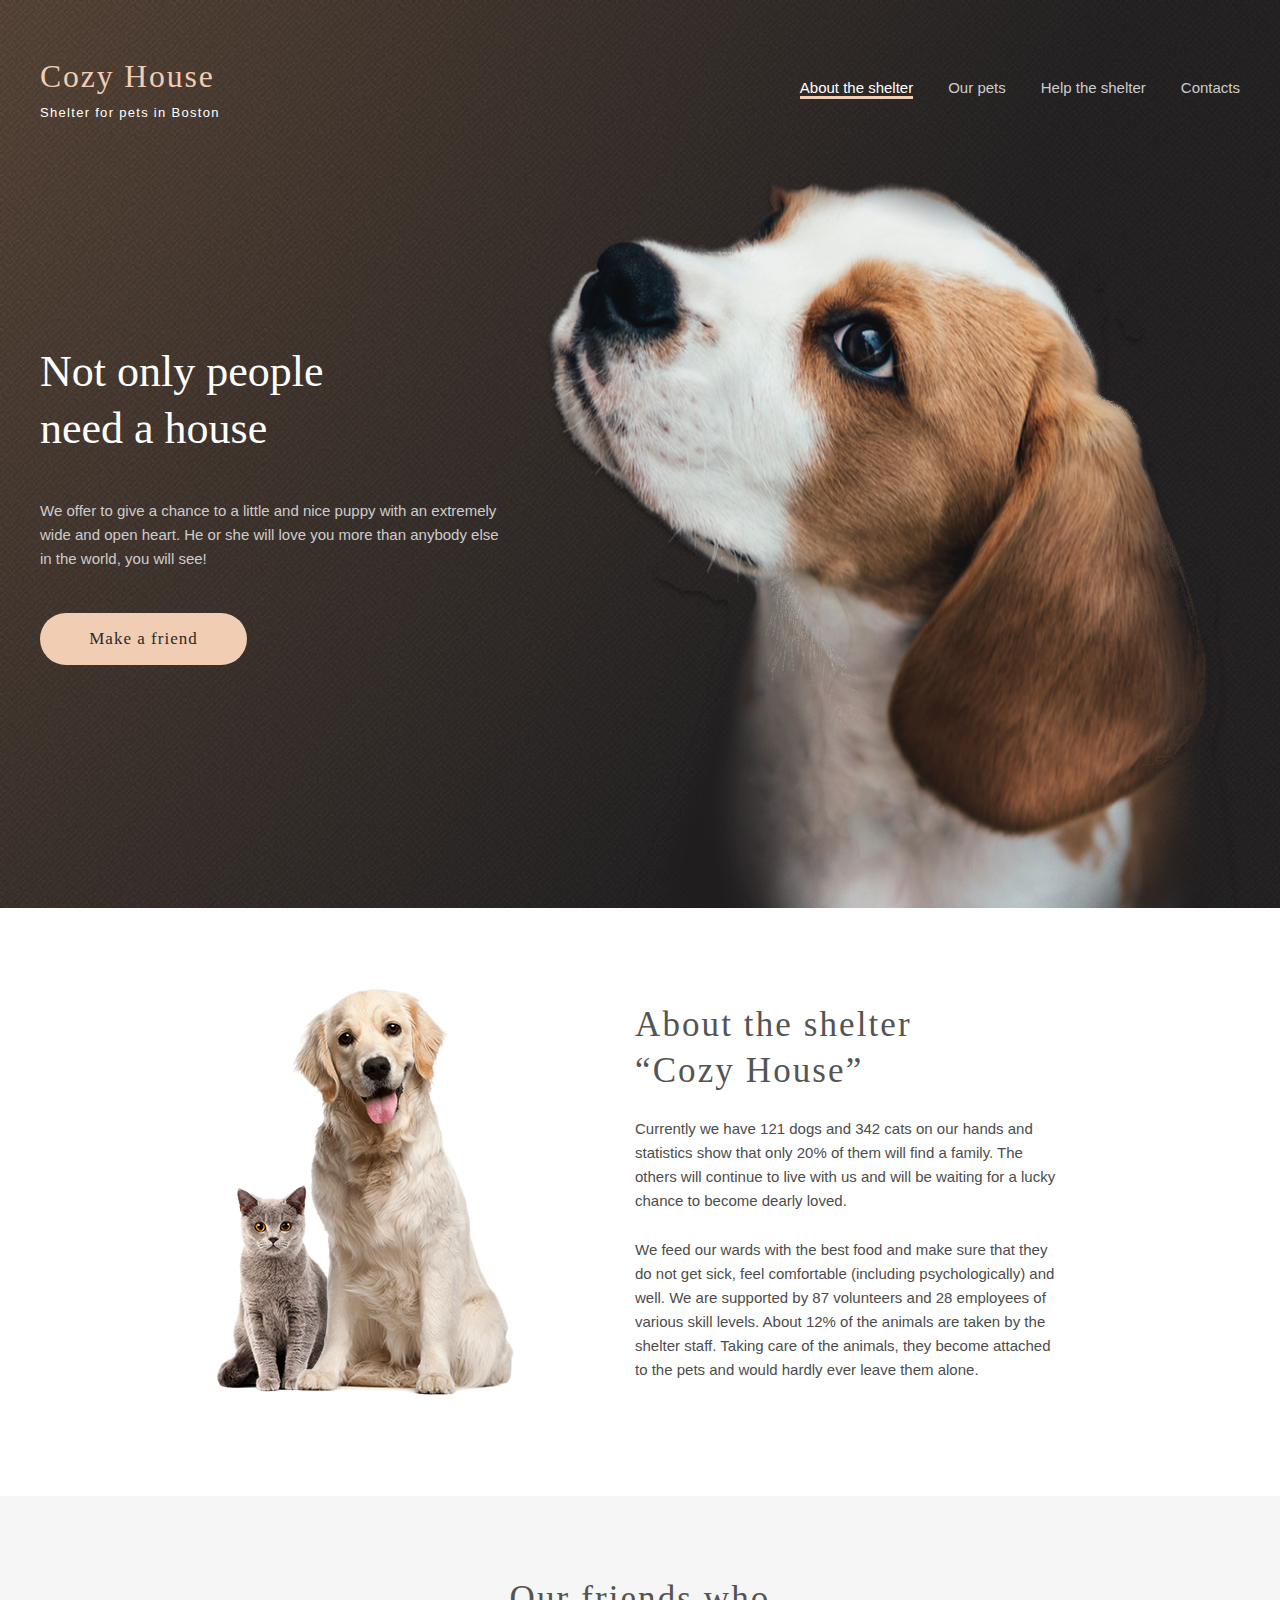
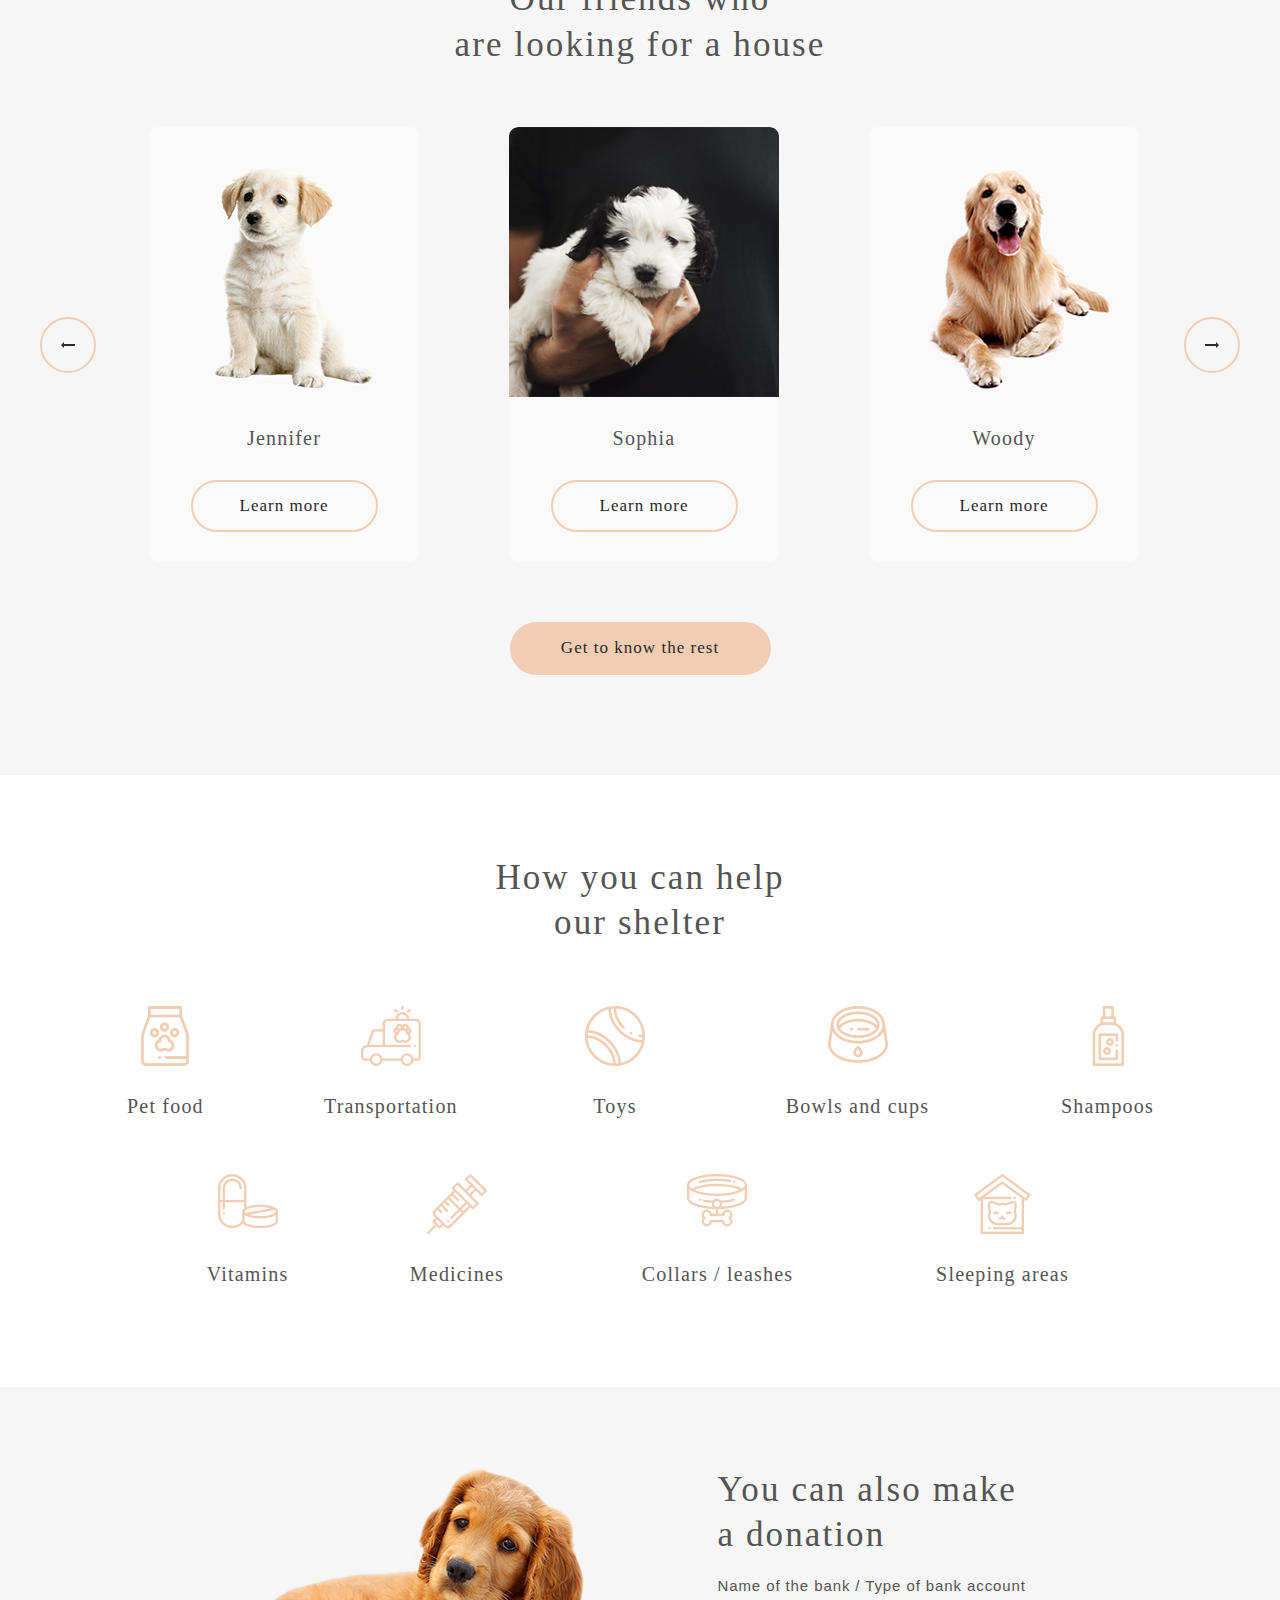
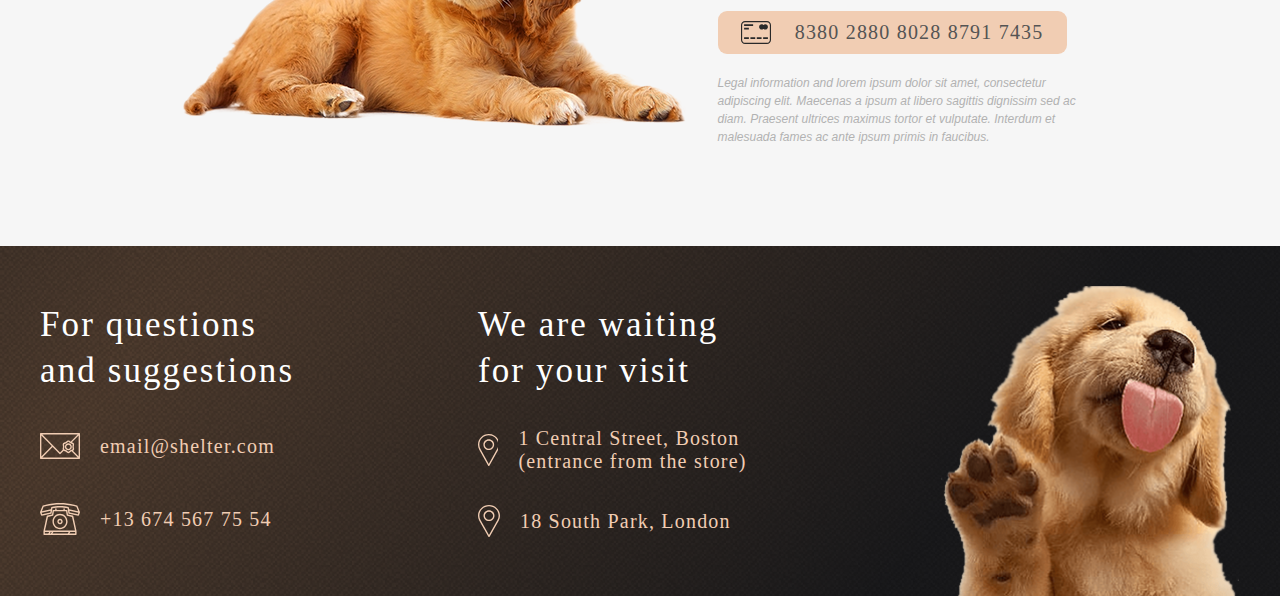
<file: shelter/pages/main/index.html>
<!DOCTYPE html>
<html lang="en">
<head>
  <meta charset="UTF-8">
  <meta http-equiv="X-UA-Compatible" content="IE=edge">
  <meta name="viewport" content="width=device-width, initial-scale=1.0">
  <link rel="stylesheet" href="../../assets/css/normolize.css">
  <link href="https://fonts.googleapis.com/css2?family=Arimo&family=Tinos&display=swap" rel="stylesheet">
  <link rel="stylesheet" href="./style.css">
  <script async src="./script.js"></script>
  <title>Cozy House</title>
</head>
<body>
  <div class="blackout"></div>
  <!--------------- Start Header ----------------->
  <header class="header">
    <div class="wrapper">
      <div class="header_wrapper">
        <div class="header_logo" id="header_logo">
          <a href="../main/index.html">
            <h1 class="header_logo_title">Cozy House</h1>
          </a>
          <p class="header_lodo_descr">Shelter for pets in Boston</p>
        </div>
        <nav class="header_navigation" id="header_navigation">
          <ul class="burger_menu" id="burger_menu">
            <li></li>
            <li></li>
            <li></li>
          </ul>
          <ul id="nav_list" class="nav_list">
            <li class="nav_list_item">
              <a href="../main/index.html" class="item_link active">About the shelter</a>
            </li>
            <li class="nav_list_item">
              <a href="../pets/index.html" class="item_link">Our pets</a>
            </li>
            <li class="nav_list_item">
              <a href="#help" class="item_link">Help the shelter</a>
            </li>
            <li class="nav_list_item">
              <a href="#contacts" class="item_link">Contacts</a>
            </li>
          </ul>
        </nav>
      </div>
    </div>
  </header>
  <!--------------- End Header ----------------->

  <main class="main">
    <!--------------- Start screen section ----------------->
    <section class="screen_section">
      <div class="wrapper">
        <div class="screen_content">
          <div class="text_content">
            <h2 class="screen_heading">Not only people need a house</h2>
            <p class="screen_subheading">
              We offer to give a chance to a little and nice puppy with an extremely wide and open heart. He or she will love you more than anybody else in the world, you will see!
            </p>
            <a href="#pets"><button class="screen_button" type="button" id="screen_button">Make a friend</button></a>
          </div>
          <div class="image_content"></div>
        </div>
      </div>
    </section>
    <!--------------- End screen section ----------------->

    <!--------------- Start about section ----------------->
    <section class="about">
      <div class="wrapper">
        <div class="about_container">
          <div class="about_pets_img"></div>
          <div class="about_pets_text">
            <h2 class="text_title">About the shelter “Cozy House”</h2>
            <p>
              Currently we have 121 dogs and 342 cats on our hands and statistics show that only 20% of them will find a family. The others will continue to live with us and will be waiting for a lucky chance to become dearly loved.
            </p>
            <p>
              We feed our wards with the best food and make sure that they do not get sick, feel comfortable (including psychologically) and well. We are supported by 87 volunteers and 28 employees of various skill levels. About 12% of the animals are taken by the shelter staff. Taking care of the animals, they become attached to the pets and would hardly ever leave them alone.
            </p>
          </div>
        </div>
      </div>
    </section>
    <!--------------- End about section ----------------->

    <!--------------- Start our friends section ----------------->
    <section class="pets" id="pets">
      <div class="wrapper">
        <div class="pets_container">
          <h3 class="block_title">
            Our friends who <br/> are looking for a house
          </h3>
          <div class="slider" id="slider">
            <button type="button" class="left_arrow" id="prew_arrow">
              <div></div>
            </button>
            <div class="card_wrapper" id="card_wrapper">
              <div class="wrapper_track" id="wrapper_track"></div>
            </div>
            <button type="button" class="right_arrow" id="next_arrow">
              <div></div>
            </button>
          </div>
          <button class="pets_container_button">
            <a href="../pets/index.html"><span>Get to know the rest</span></a>
          </button>
        </div>
      </div>
    </section>
    <!--------------- End our friends section ----------------->

    <!--------------- Start Help section ----------------->
    <section class="help" id="help">
      <div class="wrapper">
        <div class="help_container">
          <h3 class="block_title">
            How you can help our shelter
          </h3>
          <div class="product_list">
            <div class="product">
              <div class="product_img"><img src="../../assets/images/Vector.png" alt="food"></div>
              <h4 class="product_title">Pet food</h4>
            </div>
            <div class="product">
              <div class="product_img"><img src="../../assets/images/transportation.png" alt="transportation"></div>
              <h4 class="product_title">Transportation</h4>
            </div>
            <div class="product">
              <div class="product_img"><img src="../../assets/images/toys.png" alt="toys"></div>
              <h4 class="product_title">Toys</h4>
            </div>
            <div class="product">
              <div class="product_img"><img src="../../assets/images/bowls-and-cups.png" alt="bowls"></div>
              <h4 class="product_title">Bowls and cups</h4>
            </div>
            <div class="product">
              <div class="product_img"><img src="../../assets/images/shampoos.png" alt="shampoos"></div>
              <h4 class="product_title">Shampoos</h4>
            </div>
            <div class="product">
              <div class="product_img"><img src="../../assets/images/vitamins.png" alt="vitamins"></div>
              <h4 class="product_title">Vitamins</h4>
            </div>
            <div class="product">
              <div class="product_img"><img src="../../assets/images/medicines.png" alt="medicines"></div>
              <h4 class="product_title">Medicines</h4>
            </div>
            <div class="product">
              <div class="product_img"><img src="../../assets/images/collars-or-leashes.png" alt="collars-or-leashes"></div>
              <h4 class="product_title">Collars / leashes</h4>
            </div>
            <div class="product">
              <div class="product_img"><img src="../../assets/images/sleeping-area.png" alt="sleeping-area"></div>
              <h4 class="product_title">Sleeping areas</h4>
            </div>
          </div>
        </div>
      </div>
    </section>
    <!--------------- End Help section ----------------->

    <!--------------- Start Donation section ----------------->
    <section class="donation">
      <div class="wrapper">
        <div class="donation_container">
          <div class="donation_dog"></div>
          <div class="text_container">
            <h3 class="block_title">
              You can also make a donation
            </h3>
            <h5 class="block_subTitle">
              Name of the bank / Type of bank account
            </h5>
            <button class="creditCard_content">
              <a href="javascript:void(0);">
                <div class="creditCard_img"></div>
                <h4 class="creditCard_number">8380 2880 8028 8791 7435</h4>
              </a>
            </button>
            <div class="legal_information">
              Legal information and lorem ipsum dolor sit amet, consectetur adipiscing elit. Maecenas a ipsum at libero sagittis dignissim sed ac diam. Praesent ultrices maximus tortor et vulputate. Interdum et malesuada fames ac ante ipsum primis in faucibus.
            </div>
          </div>
        </div>
      </div>
    </section>
    <!--------------- End Donation section ----------------->
  </main>
  <!--------------- Start footer section ----------------->
  <footer class="footer" id="contacts">
    <div class="wrapper">
      <div class="footer_wrapper">
        <div class="footer_contacts">
          <div class="contacts">
            <h3 class="block_title">
              For questions and suggestions
            </h3>
            <div class="email">
              <a href="mailto:email@shelter.com">
                <div class="email_icon"></div>
                <div class="email_address">
                  email@shelter.com
                </div>
              </a>
            </div>
            <div class="phone">
              <a href="tel:+136745677554">
                <div class="phone_icon"></div>
                <div class="phone_number">
                  +13 674 567 75 54
                </div>
              </a>
            </div>
          </div>
          <div class="locations">
            <h3 class="block_title">
              We are waiting for your visit
            </h3>
            <div class="boston_address">
              <a href="https://goo.gl/maps/THxX6xUvY82YVECV7" target="_blank">
                <div class="pin_icon"></div>
                <div class="address">1 Central Street, Boston (entrance from the store)</div>
              </a>
            </div>
            <div class="london_address">
              <a href="https://goo.gl/maps/9xk5yMDn4X7kPGhx8" target="_blank">
                <div class="pin_icon"></div>
                <div class="address">18 South Park, London</div>
              </a>
            </div>
          </div>
        </div>
        <div class="footer_img"></div>
      </div>
    </div>
  </footer>
  <!--------------- End footer section ----------------->
</body>
</html>
</file>
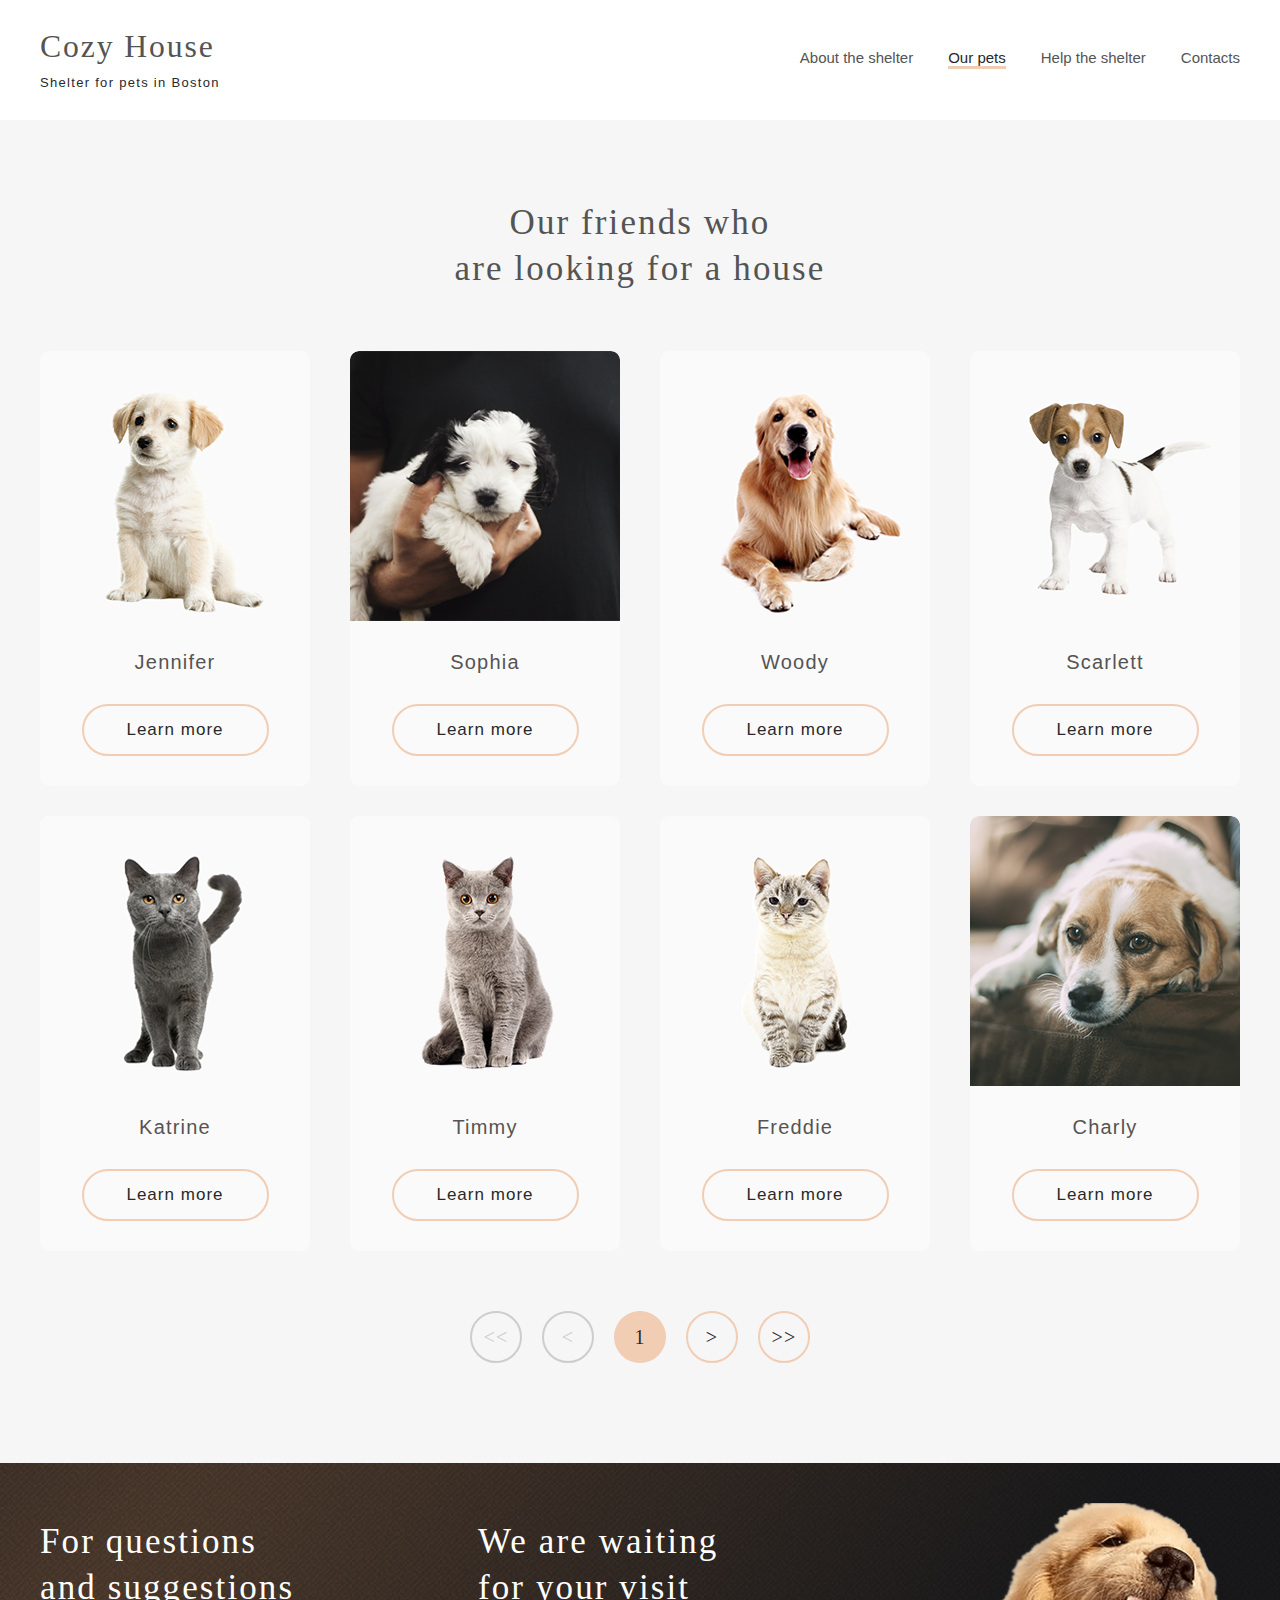
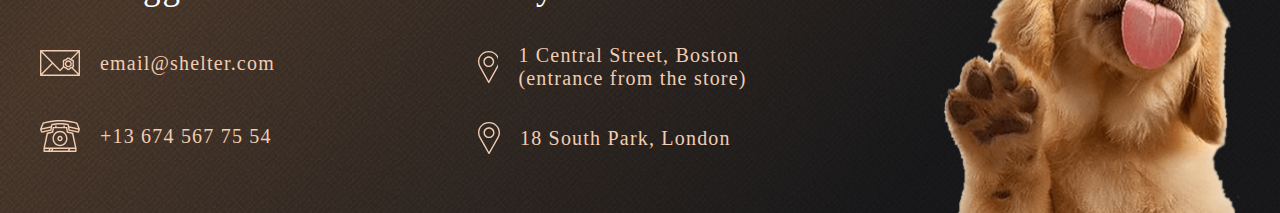
<file: shelter/pages/pets/index.html>
<!DOCTYPE html>
<html lang="en">
<head>
  <meta charset="UTF-8">
  <meta http-equiv="X-UA-Compatible" content="IE=edge">
  <meta name="viewport" content="width=device-width, initial-scale=1.0">
  <link rel="stylesheet" href="../../assets/css/normolize.css">
  <link href="https://fonts.googleapis.com/css2?family=Arimo&family=Tinos&display=swap" rel="stylesheet">
  <link rel="stylesheet" href="./style.css">
  <script async src="./script.js"></script>
  <title>Pets</title>
</head>
<body>
  <div class="blackout"></div>
  <!--------------- Start Header ----------------->
  <header class="header">
    <div class="wrapper">
      <div class="header_wrapper">
        <div class="header_logo" id="header_logo">
          <a href="../main/index.html">
            <h1 class="header_logo_title">Cozy House</h1>
          </a>
          <p class="header_lodo_descr">Shelter for pets in Boston</p>
        </div>
        <nav class="header_navigation" id="header_navigation">
          <ul class="burger_menu" id="burger_menu">
            <li></li>
            <li></li>
            <li></li>
          </ul>
          <ul id="nav_list" class="nav_list">
            <li class="nav_list_item">
              <a href="../main/index.html" class="item_link">About the shelter</a>
            </li>
            <li class="nav_list_item">
              <a href="../pets/index.html" class="item_link active">Our pets</a>
            </li>
            <li class="nav_list_item">
              <a href="../main/index.html#help" class="item_link">Help the shelter</a>
            </li>
            <li class="nav_list_item">
              <a href="../pets/index.html#contacts" class="item_link">Contacts</a>
            </li>
          </ul>
        </nav>
      </div>
    </div>
  </header>
  <!--------------- End Header ----------------->
  <main class="main">
    <!--------------- Start pets section ----------------->
    <section class="pets">
      <div class="wrapper">
        <div class="pets_content">
          <h3 class="block_title">Our friends who <br/> are looking for a house</h3>
          <div class="cards_content">
          </div>
          <div class="navigation">
            <button class="double_left_arrow" disabled><<</button>
            <button class="left_arrow" disabled><</button>
            <button class="page_number">1</button>
            <button class="right_arrow active_arrow">></button>
            <button class="double_right_arrow active_arrow">>></button>
          </div>
        </div>
      </div>
    </section>
    <!--------------- End pets section ----------------->
    <!--------------- Start footer section ----------------->
    <footer class="footer" id="contacts">
      <div class="wrapper">
        <div class="footer_wrapper">
          <div class="footer_contacts">
            <div class="contacts">
              <h3 class="block_title">
                For questions and suggestions
              </h3>
              <div class="email">
                <a href="mailto:email@shelter.com">
                  <div class="email_icon"></div>
                  <div class="email_address">
                    email@shelter.com
                  </div>
                </a>
              </div>
              <div class="phone">
                <a href="tel:+136745677554">
                  <div class="phone_icon"></div>
                  <div class="phone_number">
                    +13 674 567 75 54
                  </div>
                </a>
              </div>
            </div>
            <div class="locations">
              <h3 class="block_title">
                We are waiting for your visit
              </h3>
              <div class="boston_address">
                <a href="https://goo.gl/maps/THxX6xUvY82YVECV7" target="_blank">
                  <div class="pin_icon"></div>
                  <div class="address">1 Central Street, Boston (entrance from the store)</div>
                </a>
              </div>
              <div class="london_address">
                <a href="https://goo.gl/maps/9xk5yMDn4X7kPGhx8" target="_blank">
                  <div class="pin_icon"></div>
                  <div class="address">18 South Park, London</div>
                </a>
              </div>
            </div>
          </div>
          <div class="footer_img"></div>
        </div>
      </div>
    </footer>
  <!--------------- End footer section ----------------->
  </main>
</body>
</html>
</file>
<file: shelter/pages/main/style.css>
html {
  max-width: 1280px;
  margin: 0 auto;
  box-sizing: border-box;
}

*, *::after, *::before {
  box-sizing: inherit;
}

body {
  font-family: 'Arial', 'Arimo';
  font-style: normal;
  font-size: 16px;
  font-weight: 400;
  line-height: 1.2;
  color: #4C4C4C;
}

h1, h2, h3, h4, h5, h6 p, button {
  margin: 0;
  padding: 0;
  font-style: normal;
  font-weight: 400;
}

a {
  text-decoration: none;
}

/* ------------------------------header section------------------------------*/
.header {
  position: absolute;
  top: 0;
  left: 0;
  width: 100%;
}
.blackout {
  position: absolute;
  width: 100%;
  height: 100%;
  top: 0; 
  left: 0;
  background: rgba(41, 41, 41, .6);
  z-index: 1;
  display: none;
}

.popup {
  overflow: hidden;
}

.wrapper {
  max-width: 1200px;
  margin: 0 auto;
}

.header_wrapper {
  display: flex;
  flex-wrap: wrap;
  justify-content: space-between;
  align-items: flex-end;
  padding-top: 5%;
  height: 60px;
}

.header_logo {
  width: 184px;
  height: 60px;
  z-index: 5;
}

.header_logo_title {
  color: #F1CDB3;
  font-family: 'Georgia', 'Tinos';
  font-size: 31.7px;
  line-height: 110%;
  letter-spacing: 0.06em;
}

.header_lodo_descr {
  margin-top: 10px;
  font-size: 13px;
  line-height: 15px;
  letter-spacing: 0.1em;
  color: #FFFFFF;
}

.burger_menu {
  display: none;
  list-style: none;
  padding: 0;
  margin-top: 16px;
  margin-bottom: 17px;
  width: 30px;
  height: 22px;
  position: relative;
  cursor: pointer;
}

.burger_menu li {
  display: block;
  position: absolute;
  height: 0px;
  width: 100%;
  left: 0;
  transform: rotate(0deg);
  transition: .5s ease-in-out;
  border-bottom: 2px solid #F1CDB3;
}

.burger_menu>li:nth-child(1) {
  top: 2px;
}
.burger_menu>li:nth-child(2) {
  top: 12px;
}
.burger_menu>li:nth-child(3) {
  top: 22px;
}

.nav_list {
  list-style: none;
  height: 27px;
  display: flex;
  flex-direction: row;
  width: fit-content;
  padding: 0;
  margin-top: 16px;
  margin-bottom: 17px;
}

.nav_list_item {
  margin-right: 35px;
}

.nav_list_item:last-child {
  margin-right: 0;
}

.item_link {
  font-size: 15px;
  line-height: 160%;
  color: #CDCDCD;
  text-decoration: none;
}

.active, .item_link:hover, .item_link:focus {
  border-bottom: 3px solid #F1CDB3;
  color: #FFFFFF;
}

/* ------------------------------end header section------------------------------*/

/* ------------------------------screen section------------------------------*/

.screen_section {
  background: url(../../assets/images/start-screen-gradient-background.png) no-repeat center;
  background-size: cover;
  height: fit-content;
  padding-top: 180px;
}

.screen_content {
  display: flex;
  flex-wrap: wrap;
  align-items: flex-end;
}

.text_content {
  width: 502px;
  padding-top: 163px;
  padding-bottom: 243px;
}

.screen_heading {
  max-width: 310px;
  margin-bottom: 42px;
  font-family: 'Georgia', 'Tinos';
  font-size: 44px;
  line-height: 130%;
  color: #FFFFFF;
}

.screen_subheading {
  font-size: 15px;
  line-height: 160%;
  max-width: 460px;
  color: #CDCDCD;
  margin-bottom: 42px;
}

.screen_button {
  width: 207px;
  height: 52px;
  border: 0ch;
  background: #F1CDB3;
  border-radius: 100px;
  font-family: 'Georgia', 'Tinos';
  text-align: center;
  font-size: 17px;
  letter-spacing: 0.06em;
  line-height: 130%;
  color: #292929;
}

.screen_button:hover {
  opacity: 0.75;
  cursor: pointer;
}

.image_content {
  background: url(../../assets/images/start-screen-puppy.svg) no-repeat;
  width: 698px;
  height: 728px;
  background-size: cover;
}

/* ------------------------------end screen section------------------------------*/

/* ------------------------------start about section------------------------------*/

.about {
  height: fit-content;
  background: #FFFFFF;
}

.about_container {
  padding-top: 80px;
  padding-bottom: 100px;
  display: flex;
  flex-wrap: wrap;
  align-items: center;
  justify-content: center;
}

.about_pets_img {
  background: url(../../assets/images/about-pets.jpg) no-repeat;
  width: 300px;
  height: 408px;
  margin-right: 120px;
  background-size: cover;
}

.about_pets_text {
  max-width: 430px;
  margin-top: 14px;
}

.text_title {
  font-family: 'Georgia', 'Tinos';
  width: 370px;
  height: 90px;
  margin-bottom: 25px;
  font-size: 35px;
  line-height: 130%;
  letter-spacing: 0.06em;
  color: #545454;
}

.about_pets_text > p {
  width: 100%;
  font-size: 15px;
  line-height: 160%;
  margin-bottom: 25px;
}

.about_pets_text > p:last-child {
  margin-bottom: 14px;
}

/* ------------------------------end about section------------------------------*/

/* ------------------------------start friends section------------------------------*/

.pets {
  height: fit-content;
  background: #F6F6F6;
}

.pets_container {
  height: fit-content;
  padding-top: 80px;
  display: flex;
  flex-direction: column;
  align-items: center;
}

.block_title {
  width: 400px;
  font-family: 'Georgia', 'Tinos';
  font-size: 35px;
  line-height: 130%;
  letter-spacing: 0.06em;
  text-align: center;
  color: #545454;
  margin-bottom: 60px;
}

.slider {
  height: 435px;
  max-width: -webkit-fill-available;
  margin-bottom: 60px;
  display: flex;
  flex-direction: row;
  align-items: center;
  margin-bottom: 60px;
  position: relative;
}

.left_arrow, .right_arrow {
  border: 2px solid #F1CDB3;
  border-radius: 100px;
  padding: 23px 19px;
  cursor: pointer;
  transition: 0.4s;
  background: #F6F6F6;
}

.left_arrow:hover, .right_arrow:hover {
  background-color: #F1CDB3;
}

.left_arrow {
  transform: rotate(-180deg);
}

.left_arrow > div, .right_arrow > div {
  width: 14px;
  height: 6px;
}

.left_arrow > div {
  background: url(../../assets/images/Arrow.svg) no-repeat;
  /* background: #292929; */
}

.right_arrow > div {
  background: url(../../assets/images/Arrow.svg) no-repeat;
  /* background: #292929; */
}

.wrapper_track {
  display: inline-flex;
  width: inherit;
  transition: transform 0.5s;
}

.card_wrapper {
  font-family: 'Georgia', 'Tinos';
  width: 100%;
  max-height: 100vh;
  overflow: hidden;
  display: flex;
  flex-direction: row;
  align-items: center;
  justify-content: space-between;
}

.card_popup {
  display: none;
  flex-direction: column;
  align-items: center;
  justify-content: center;
  position: fixed;
  z-index: 7;
  left: 0;
  top: 0;
  width: 100vw;
  height: 100vh;
  background: rgba(41, 41, 41, 0.6);
}

.close_button {
  width: 52px;
  height: 52px;
  align-self: end;
  border: 2px solid #F1CDB3;
  box-sizing: border-box;
  border-radius: 100px;
  color: #292929;
  z-index: 9;
  background-color: inherit;
}

.close_button > span {
  width: 12px;
  height: 12px;
}

.close_button:hover {
  cursor: pointer;
}

.popup_window {
  display: flex;
  flex-direction: column;
  width: 952px;
  height: 552px;
  z-index: 8;
  cursor: default;
}

.popup_content {
  display: flex;
  align-items: center;
  justify-content: space-between;
  width: 900px;
  background: #F6F6F6;
  z-index: 9;
  border-radius: 9px;
  box-shadow: 0px 2px 35px 14px rgba(13, 13, 13, 0.04);
}

.popup_img {
  border-radius: 9px 0px 0px 9px;
  width: 500px;
  height: 500px;
  background-size: cover !important;
}

.popup_text {
  width: 351px;
  height: 362px;
  margin: 50px 20px 88px 29px;
}

.popup_text > .text_title {
  font-family: 'Georgia';
  font-size: 35px;
  line-height: 130%;
  letter-spacing: 0.06em;
  color: #000000;
  margin-bottom: 10px;    
  width: fit-content;
  height: fit-content;
}

.text_subTitle {
  font-family: 'Georgia';
  font-size: 20px;
  line-height: 115%;
  letter-spacing: 0.06em;
  color: #000000;
}

.text_descr {
  font-family: 'Georgia';
  font-size: 15px;
  line-height: 110%;
  letter-spacing: 0.06em;
  color: #000000;
  margin: 40px 0;
}

.text_list {
  display: flex;
  flex-direction: column;
  margin: 0;
  padding: 0;
}

.text_list > li {
  list-style: none;
  list-style-image: url(../../assets/icons/dot.svg);
  list-style-position: inside;
  align-items: center;
  font-family: 'Georgia';
  font-size: 15px;
  line-height: 110%;
  letter-spacing: 0.06em;
  color: #000000;
  margin-bottom: 10px;
}

.text_list > li:last-child() {
  margin-bottom: 0;
}

.text_list > li > span {
  font-weight: 700;
}

.card {
  display: flex;
  background: #FAFAFA;
  border-radius: 9px;
  flex-direction: column;
  align-items: center;
  width: 270px;
  margin-right: 90px;
}

.card:hover {
  cursor: pointer;
  box-shadow: 2px 2px 2px 1px rgba(0, 0, 0, 0.2);
}

.card:hover .card_link {
  cursor: pointer;
  background-color: #F1CDB3;
}

.card:last-child {
  margin-right: 53px;
}

.card:first-child {
  margin-left: 53px;
}

.card_img {
  border-radius: 9px 9px 0px 0px;
  width: 270px;
  height: 270px;
  margin-bottom: 30px;
}

.card_title {
  font-size: 20px;
  line-height: 23px;
  color: #545454;
  letter-spacing: 0.06em;
  margin-bottom: 30px;
}

.card_title:hover {
  font-size: 23px;
}

.card_link {
  width: 187px;
  height: 52px;
  border: 2px solid #F1CDB3;
  background: #FAFAFA;
  border-radius: 100px;
  font-size: 17px;
  line-height: 130%;
  letter-spacing: 0.06em;
  margin-bottom: 30px;
}

.card_link > a {
  color: #292929;
}

.pets_container_button {
  padding: 15px 40px;
  width: 261px;
  background: #F1CDB3;
  border: none;
  border-radius: 100px;
  margin-bottom: 100px;
}

.pets_container_button:hover {
  cursor: pointer;
  opacity: 0.90;
}

.pets_container_button > a > span {
  font-family: 'Georgia', 'Tinos';
  text-align: center;
  font-size: 17px;
  line-height: 130%;
  letter-spacing: 0.06em;
  color: #292929;
}

/* ------------------------------end friends section------------------------------*/

/* ------------------------------start help section------------------------------*/

.help {
  height: fit-content;
  background: #FFFFFF;
}

.help_container {
  padding-top: 80px;
  display: flex;
  flex-direction: column;
  align-items: center;
}

.help_container > .block_title {
  width: 310px;
}

.product_list {
  display: grid;
  grid-template-columns: repeat(10, 1fr);
  grid-column-gap: 95px;
  grid-row-gap: 55px;
  align-items: center;
  justify-items: center;
  margin-bottom: 100px;
}

.product {
  height: 113px;
  width: max-content;
  text-align: center;
  grid-column: span 2;
}

.product:nth-child(1) {
  margin-left: 87px;
}

.product:nth-child(2) {
  margin-left: 25px;
}

.product:nth-child(3) {
  margin-right: 35px;
}

.product:nth-child(4) {
  margin-left: -58px;
}

.product:nth-child(4) > .product_img {
  margin-bottom: 28px;
}

.product:nth-child(5) {
  margin-right: 86px;
}

.product:nth-child(6) {
  margin-right: 5px;
  grid-column-start: 2;
  grid-column-end: 4;
}

.product:nth-child(6) > .product_img {
  margin-bottom: 30px;
}

.product:nth-child(7) {
  margin-left: -97px;
}

.product:nth-child(8) {
  margin-left: -84px;
}

.product:nth-child(8) > .product_img {
  margin-bottom: 32px;
}

.product:nth-child(9) {
  margin-left: -32px;
}

.product_img {
  margin-bottom: 25px;
}

.product_title {
  font-family: 'Georgia', 'Tinos';
  font-style: normal;
  font-weight: 400;
  font-size: 20px;
  line-height: 115%;
  letter-spacing: 0.06em;
  color: #545454;
}

/* ------------------------------end help section------------------------------*/

/* ------------------------------start donation section------------------------------*/

.donation {
  height: fit-content;
  background: #F6F6F6;
}

.donation_container {
  padding-top: 80px;
  padding-bottom: 100px;
  display: flex;
  flex-direction: row;
  justify-content: center;
}

.donation_dog {
  background: url(../../assets/images/donation-dog.png) no-repeat;
  width: 505px;
  height: 261px;
  margin-right: 30px;
  background-size: cover;
}

.text_container {
  width: 380px;
  display: flex;
  flex-direction: column;
}

.text_container > .block_title {
  width: 300px;
  letter-spacing: 0.06em;
  text-align: start;
  margin-bottom: 20px;
}

.block_subTitle {
  font-size: 15px;
  line-height: 110%;
  letter-spacing: 0.06em;
  color: #545454;
  margin-bottom: 17px;
}

.creditCard_content {
  width: 92%;
  background: #F1CDB3;
  border-radius: 9px;
  border: none;
  margin-bottom: 20px;
}

.creditCard_content:hover {
  cursor: pointer;
  opacity: 0.90;
}

.creditCard_content > a {
  display: flex;
  height: 43px;
  align-items: center;
  flex-direction: row;
  justify-content: space-evenly;
}

.creditCard_img {
  background: url(../../assets/icons/credit-card.svg) no-repeat;
  width: 30px;
  height: 23px;
}

.creditCard_number {
  font-family: 'Georgia', 'Tinos';
  font-size: 20px;
  line-height: 115%;
  letter-spacing: 0.06em;
  color: #545454;
}

.legal_information {
  font-style: italic;
  font-size: 12px;
  line-height: 18px;
  color: #B2B2B2;
}

/* ------------------------------end donation section------------------------------*/

/* ------------------------------start footer section------------------------------*/

.footer {
  background: url(../../assets/images/footer-gradient-background.png) no-repeat;
  background-size: cover;
}

.footer_wrapper {
  display: flex;
  flex-direction: row;
  justify-content: center;
  padding-top: 40px;
}

.footer_contacts {
  display: flex;
  flex-direction: row;
  justify-content: space-around;
}

.contacts, .locations {
  text-align: -webkit-left;
  padding-top: 16px;
  margin-right: 160px;
}

.contacts {
  width: 278px;
}

.contacts > .block_title {
  color: #FFFFFF;
  text-align: left;
  margin-bottom: 40px;
  width: 280px;
}

.email {
  margin-bottom: 44px;
}

.email > a, .phone > a, .boston_address > a, .london_address > a {
  display: flex;
  width: fit-content;
  flex-direction: row;
  justify-content: space-between;
  align-items: center;
}

.email_icon {
  background: url(../../assets/icons/mail.svg) no-repeat;
  width: 40px;
  height: 26px
}

.email_address, .phone_number, .address {
  font-family: 'Georgia', 'Tinos';
  width: fit-content;
  font-size: 20px;
  letter-spacing: 0.06em;
  line-height: 115%;
  color: #F1CDB3;
  margin-left: 20px;
}

.phone_icon {
  background: url(../../assets/icons/phone.svg) no-repeat;
  width: 40px;
  height: 32px;
}

.locations > .block_title {
  color: #FFFFFF;
  text-align: left;
  width: 270px;
  margin-bottom: 34px;
}

.pin_icon {
  background: url(../../assets/icons/pin.svg) no-repeat;
  width: 22px;
  height: 32px;
}

.boston_address, .london_address {
  width: 302px;
}

.boston_address {
  margin-bottom: 32px;
}

.footer_img {
  background: url(../../assets/images/footer-puppy.svg) no-repeat;
  width: 300px;
  height: 310px;
  background-size: cover;
}

/* ------------------------------end footer section------------------------------*/

/*------------------------------media queries------------------------------*/

@media (min-width: 768px) and (max-width: 1240px) {
  .header_wrapper {
    padding-top: 30px;
  }
  .about_container {
    flex-direction: column-reverse;
    width: 100%;
  }
  .about_pets_img {
    margin-top: 80px;
    margin-right: 0;
  }
  .about_pets_text {
    margin-top: 0;
  }
  .about_pets_text > p:last-child {
    margin-bottom: 0px;
  }
  .slider {
    max-width: 93vw;
  }
  .popup_window {
    width: 682px;
    height: 402px;
  }
  .popup_content {
    width: 630px;
    height: 350px;
  }
  .popup_img {
    width: 350px;
    height: 350px;
  }
  .popup_text {
    width: 260px;
    height: 303px;
  }
  .text_descr {
    margin: 20px 0;
  }
  .text_list > li {
    margin-bottom: 5px;
  }
  .card {
    margin-right: 40px;
  }
  .card:first-child {
    margin-left: 12px;
  }
  
  .card:last-child() {
    margin-right: 12px;
  }
  .product_list {
    display: grid;
    grid-template-columns: repeat(3, 1fr);
    grid-column-gap: 60px;
    margin-bottom: 0;
  }

  .product {
    grid-column: span 1;
  }

  .product:nth-child(1) {
    margin-left: 0;
  }
  
  .product:nth-child(2) {
    margin-left: 0;
  }
  
  .product:nth-child(3) {
    margin-right: 0;
  }
  
  .product:nth-child(4) {
    margin-left: 0;
  }
  
  .product:nth-child(5) {
    margin-right: 0;
  }
  
  .product:nth-child(6) {
    margin-right: 0;
    grid-column-start: 3;
    grid-column-end: 3;
  }
  
  .product:nth-child(7) {
    margin-left: 0;
  }
  
  .product:nth-child(8) {
    margin-left: 0;
  }
  
  .product:nth-child(9) {
    margin-left: 0;
  }
  .donation_container {
    flex-direction: column-reverse;
    align-items: center;
  }
  .donation_dog {
    margin-top: 57px;
    margin-right: 0;
  }
}

@media (min-width: 768px) and (max-width: 1260px) {
  .screen_section {
    padding-top: 150px;
  }
  .screen_content {
    flex-direction: column;
    justify-content: center;
    align-items: center;
  }
  .text_content {
    padding: 0;
    width: fit-content;
  }
  .screen_button {
    margin-right: 127px;
    margin-left: 126px;
  }
  .image_content {
    margin-top: 100px;
    width: 569px;
    height: 593px;
    margin-left: 140px;
  }
}

@media (min-width: 768px) and (max-width: 1279px) {
  .wrapper {
    margin: 0 30px;
  }
  .help_container {
    padding-bottom: 100px;
  }
  .footer_wrapper {
    flex-direction: column;
    align-items: center;
    padding-top: 30px;
  }
  .footer_contacts {
    padding: 0;
    width: 100%;
  }
  .contacts, .locations {
    margin-right: 0;
    padding: 0;
  }
  .footer_img {
    margin-top: 65px;
  }
}

@media (min-width: 375px) and (max-width: 767.9px) {
  
  .header_navigation.menu_open > .nav_list {
    margin-left: 55px !important;
    width: calc(100% - 55px) !important;
  }
  .header_logo.menu_open {
    margin-left: 55px;
  }
}

@media (min-width: 386px) and (max-width: 767.9px) {
  .header_navigation.menu_open > .nav_list {
    min-height: 800px !important;
  }
}

@media (min-width: 320px) and (max-width: 767.9px) {
  .wrapper {
    margin: 0 10px;
  }
  .header_wrapper {
    padding: 0;
    margin-right: 43px;
    margin-top: 30px;
  }
  .burger_menu {
    display: inline-block;
    z-index: 999;
  }
  .nav_list {
    display: none;
    background-color: #292929;
  }
  .header_navigation > .nav_list {
    display: flex;
    position: fixed;
    margin: 0;
    top: 0;
    left: 0;
    float: none;
    width: 100%;
    z-index: 4;
    min-height: 100vh;
    flex-direction: column;
    justify-content: center;
    align-items: center;
    transform: translateX(100%);
    transition: transform 2s ease;
  }
  .header_navigation.menu_open > .nav_list {
    transform: translateX(0%);
    transition: transform 1.5s ease;
  }
  .header_navigation > .nav_list li {
    margin-bottom: 40px;
    margin-right: 0;
  }
  .header_navigation > .nav_list > li > a {
    font-size: 32px;
  }

  .header_navigation.menu_open .burger_menu {
    position: absolute;
    top: 30px;
    right: 63px;
  }
  .header_navigation.menu_open .burger_menu > li {
    transform: rotate(-90deg);
  }

  .header_navigation.menu_open .burger_menu li:nth-child(1) {
    left: 10px;
    top: 12px;
  }
  .header_navigation.menu_open .burger_menu li:nth-child(2) {
    left: 20px;
  }
  .header_navigation.menu_open .burger_menu li:nth-child(3) {
    left: 30px;
    top: 12px;
  }

  .header_logo.menu_open {
    position: absolute;
  }
  .screen_section {
    padding-top: 150px;
  }
  
  .screen_content {
    justify-content: center;
  }
  .text_content {
    padding-top: 0px;
    padding-bottom: 105px;
    display: flex;
    flex-direction: column;
    align-items: center;
  }
  .screen_heading {
    font-size: 25px;
    width: 260px;
    text-align: center;
    letter-spacing: 0.06em;
  }
  .screen_subheading {
    text-align: center;
    margin-top: 0;
  }
  .image_content {
    width: 260px;
    height: 271.77px;
    margin-left: 40px;
  }
  .about_container {
    flex-direction: column-reverse;
    justify-content: center;
    padding: 42px 0;
  }
  .text_title {
    text-align: center;
    font-size: 25px;
    max-width: 70vw;
    margin: 0 auto;
  }
  .about_pets_text {
    margin-top: 0;
  }
  .about_pets_text > p {
    text-align: justify;
    max-width: 85vw;
    margin-top: 0;
    margin-bottom: 21px;
  }
  .about_pets_img {
    width: 260px;
    height: 353.6px;
    margin-right: 0;
    margin-top: 25px;
    align-self: center;
  }

  .pets_container {
    padding-top: 42px;
  }
  .pets_container_button {
    margin-bottom: 42px;
  }
  .pets_container > .block_title {
    width: 100%;
    font-size: 25px;
    margin-bottom: 42px;
  }
  .slider {
    min-height: 507px;
    margin-bottom: 42px;
    width: 93vw;
  }
  .left_arrow, .right_arrow {
    align-self: flex-end;
    position: relative;
    margin-top: 20px;
  }
  .left_arrow {
    margin-left: 56px;
    margin-right: 75px;
  }
  .card_wrapper {
    align-self: flex-start;
    position: absolute;
  }
  .popup_window {
    width: 270px;
    height: 393px;
  }
  .popup_content {
    width: 240px;
    min-height: 341px;
  }
  .popup_img {
    display: none;
  }
  .popup_text {
    width: 220px;
    min-height: 321px;
    margin: 10px;
  }
  .text_descr {
    margin: 20px 0;
  }
  .text_list > li {
    margin-bottom: 5px;
  }
  .card {
    margin: 0 15px;
  }
  .card:first-child {
    margin-left: 15px;
  }
  .help_container {
    padding: 42px 0;
  }
  
  .help_container > .block_title {
    margin-bottom: 42px;
    font-size: 25px;
    width: 80%;
  }

  .product_list {
    display: grid;
    grid-template-columns: repeat(2, 1fr);
    grid-column-gap: 30px;
    grid-row-gap: 30px;
    margin-bottom: 0;
  }
  .product {
    grid-column: span 1;
    height: 87px;
  }
  .product_img {
    height: 8vh;
    margin-bottom: 18px;
  }
  .product_img > img {
    block-size: inherit;
  }
  .product_title {
    font-size: 15px;
    line-height: 110%;
  }

  .product:nth-child(1) {
    margin-left: 0;
  }
  
  .product:nth-child(2) {
    margin-left: 0;
  }
  
  .product:nth-child(3) {
    margin-right: 0;
  }
  
  .product:nth-child(4) {
    margin-left: 0;
  }

  .product:nth-child(4) > .product_img, .product:nth-child(6) > .product_img,
  .product:nth-child(8) > .product_img {
    margin-bottom: 19px;
  }
  
  .product:nth-child(5) {
    margin-right: 0;
  }
  
  .product:nth-child(6) {
    margin-right: 0;
    grid-column-start: 2;
    grid-column-end: 2;
  }
  
  .product:nth-child(7) {
    margin-left: 0;
  }
  
  .product:nth-child(8) {
    margin-left: 0;
  }
  
  .product:nth-child(9) {
    margin-left: 0;
  }
  .donation_container {
    flex-direction: column-reverse;
    align-items: center;
    padding-top: 42px;
    padding-bottom: 41px;
  }
  .creditCard_content {
    max-width: inherit;
  }
  .donation_dog {
    margin-top: 42px;
    margin-right: 0;
    width: 260px;
    height: 135.2px;
  }
  .text_container {
    width: 300px;
    align-items: center;
  }
  .text_container > .block_title {
    font-size: 25px;
    letter-spacing: 0.06em;
    width: 220px;
  }
  .text_container > .block_subTitle {
    line-height: 160%;
    letter-spacing: 0;
  }
  .creditCard_number {
    font-size: 15px;
    line-height: 110%;
  }
  .legal_information {
    text-align: justify;
    max-width: inherit;
    margin: 0 10px;
  }
  .text_container > .block_title, .text_container > .block_subTitle {
    text-align: center;
  }
  .footer_wrapper {
    flex-direction: column;
    align-items: center;
    padding-top: 30px;
  }
  .footer_contacts {
    flex-direction: column;
    align-items: center;
  }
  
  .footer_img {
    margin-top: 0;
    height: 269px;
    width: 260px;
  }
  .contacts > .block_title, .locations > .block_title{
    text-align: center;
    font-size: 25px;
    line-height: 32.5px;
  }
  .locations > .block_title {
    margin-bottom: 40px;
  }
  .contacts {
    margin: 0;
    padding: 0;
  }
  .locations {
    margin: 40px 0;
    padding: 0;
  }
  .boston_address {
    margin-bottom: 40px;
  }
  .contacts, .locations {
    display: flex;
    flex-direction: column;
    justify-content: center;
    align-items: center;
  }
}
</file>
<file: shelter/pages/pets/style.css>
html {
  max-width: 1280px;
  margin: 0 auto;
  box-sizing: border-box;
}

*, *::after, *::before {
  box-sizing: inherit;
}

body {
  font-family: 'Arial', 'Arimo';
  font-style: normal;
  font-size: 16px;
  font-weight: 400;
  line-height: 1.2;
  color: #4C4C4C;
}

h1, h2, h3, h4, h5, h6 p, button {
  margin: 0;
  padding: 0;
  font-style: normal;
  font-weight: 400;
}

a {
  text-decoration: none;
}

/* ------------------------------header section------------------------------*/
.header {
  background-color: #FFFFFF;
  width: 100%;
  height: 120px;
}

.fixed {
  position: fixed;
  top: 0;
  left: 0;
  width: 100vw;
}

.fixed + .main {
  padding-top: 120px;
}
.blackout {
  position: absolute;
  width: 100%;
  height: 100%;
  top: 0; 
  left: 0;
  background: rgba(41, 41, 41, .6);
  z-index: 1;
  display: none;
}

.popup {
  overflow: hidden;
}
.wrapper {
  max-width: 1200px; 
  margin: 0 auto;
}

.header_wrapper {
  display: flex;
  flex-wrap: wrap;
  justify-content: space-between;
  align-items: flex-end;
  padding-top: 2.5%;
  height: 60px;
}

.header_logo {
  width: 184px;
  height: 60px;
}

.header_logo_title {
  color: #545454;;
  font-family: 'Georgia', 'Tinos';
  font-size: 31.7px;
  line-height: 110%;
  letter-spacing: 0.06em;
  transition: .5s ease-in-out;
}

.header_lodo_descr {
  margin-top: 10px;
  font-size: 13px;
  line-height: 15px;
  letter-spacing: 0.1em;
  color: #292929;;
}

.burger_menu {
  display: none;
  list-style: none;
  padding: 0;
  margin-top: 16px;
  margin-bottom: 17px;
  width: 30px;
  height: 22px;
  position: relative;
  cursor: pointer;
}

.burger_menu li {
  display: block;
  position: absolute;
  height: 0px;
  width: 100%;
  left: 0;
  transform: rotate(0deg);
  transition: .25s ease-in-out;
  border-bottom: 2px solid #000000;
}

.burger_menu>li:nth-child(1) {
  top: 2px;
}
.burger_menu>li:nth-child(2) {
  top: 12px;
}
.burger_menu>li:nth-child(3) {
  top: 22px;
}

.nav_list {
  list-style: none;
  height: 27px;
  display: flex;
  flex-direction: row;
  width: fit-content;
  padding: 0;
  margin-top: 16px;
  margin-bottom: 17px;
}

.nav_list_item {
  margin-right: 35px;
}

.nav_list_item:last-child {
  margin-right: 0;
}

.item_link {
  font-size: 15px;
  line-height: 160%;
  color: #545454;;
  text-decoration: none;
}

.active, .item_link:hover, .item_link:focus {
  border-bottom: 3px solid #F1CDB3;
  color: #292929;
}

/* ------------------------------end header section------------------------------*/

/* ------------------------------Start pets section------------------------------*/
.pets {
  background: #F6F6F6;
}

.pets_content {
  padding-top: 80px;
  display: flex;
  flex-direction: column;
  align-items: center;
  justify-content: center;
}

.block_title {
  font-family: 'Georgia', 'Tinos';
  font-size: 35px;
  line-height: 130%;
  max-width: 400px;
  letter-spacing: 0.06em;
  color: #545454;
  margin-bottom: 45px;
  text-align: center;
}

.cards_content {
  display: grid;
  grid-template-columns: repeat(4, 1fr);
  grid-column-gap: 40px;
  grid-row-gap: 30px;
  margin-top: 15px;
  margin-bottom: 15px;
  align-items: center;
  justify-items: center;
}


.card_popup {
  display: none;
  flex-direction: column;
  align-items: center;
  justify-content: center;
  position: fixed;
  z-index: 7;
  left: 0;
  top: 0;
  width: 100vw;
  height: 100vh;
  background: rgba(41, 41, 41, 0.6);
}

.close_button {
  width: 52px;
  height: 52px;
  align-self: end;
  border: 2px solid #F1CDB3;
  box-sizing: border-box;
  border-radius: 100px;
  color: #292929;
  z-index: 9;
  background-color: inherit;
}

.close_button > span {
  width: 12px;
  height: 12px;
}

.close_button:hover {
  cursor: pointer;
}

.popup_window {
  display: flex;
  flex-direction: column;
  width: 952px;
  height: 552px;
  z-index: 8;
  cursor: default;
}

.popup_content {
  display: flex;
  align-items: center;
  justify-content: space-between;
  width: 900px;
  background: #F6F6F6;
  z-index: 9;
  border-radius: 9px;
  box-shadow: 0px 2px 35px 14px rgba(13, 13, 13, 0.04);
}

.popup_img {
  border-radius: 9px 0px 0px 9px;
  width: 500px;
  height: 500px;
  background-size: cover !important;
}

.popup_text {
  width: 351px;
  height: 362px;
  margin: 50px 20px 88px 29px;
}

.popup_text > .text_title {
  font-family: 'Georgia';
  font-size: 35px;
  line-height: 130%;
  letter-spacing: 0.06em;
  color: #000000;
  margin-bottom: 10px;    
  width: fit-content;
  height: fit-content;
}

.text_subTitle {
  font-family: 'Georgia';
  font-size: 20px;
  line-height: 115%;
  letter-spacing: 0.06em;
  color: #000000;
}

.text_descr {
  font-family: 'Georgia';
  font-size: 15px;
  line-height: 110%;
  letter-spacing: 0.06em;
  color: #000000;
  margin: 40px 0;
}

.text_list {
  display: flex;
  flex-direction: column;
  margin: 0;
  padding: 0;
}

.text_list > li {
  list-style: none;
  list-style-image: url(../../assets/icons/dot.svg);
  list-style-position: inside;
  align-items: center;
  font-family: 'Georgia';
  font-size: 15px;
  line-height: 110%;
  letter-spacing: 0.06em;
  color: #000000;
  margin-bottom: 10px;
}

.text_list > li:last-child() {
  margin-bottom: 0;
}

.text_list > li > span {
  font-weight: 700;
}

.card {
  display: flex;
  background: #FAFAFA;
  border-radius: 9px;
  flex-direction: column;
  align-items: center;
  width: 270px;
}

.card:hover {
  cursor: pointer;
  box-shadow: 2px 2px 2px 1px rgba(0, 0, 0, 0.2);
}

#Katrine_card {
  background: url(../../assets/images/pets-katrine.png);
}

#Jennifer_card {
  background: url(../../assets/images/pets-jennifer.png);
}

#Woody_card {
  background: url(../../assets/images/pets-woody.png);
}

#Sophia_card {
  background: url(../../assets/images/pets-sophia.png);
}

#Timmy_card {
  background: url(../../assets/images/pets-timmy.png);
}

#Charly_card {
  background: url(../../assets/images/pets-charly.png);
}

#Scarlett_card {
  background: url(../../assets/images/pets-scarlet.png);
}

#Freddie_card {
  background: url(../../assets/images/pets-freddie.png);
}

.card_img {
  border-radius: 9px 9px 0px 0px;
  width: 270px;
  height: 270px;
  margin-bottom: 30px;
}

.card_title {
  font-size: 20px;
  line-height: 23px;
  color: #545454;
  letter-spacing: 0.06em;
  margin-bottom: 30px;
}

.card_title:hover {
  font-size: 23px;
}

.card_link {
  width: 187px;
  height: 52px;
  border: 2px solid #F1CDB3;
  background: #FAFAFA;
  border-radius: 100px;
  font-size: 17px;
  line-height: 130%;
  letter-spacing: 0.06em;
  margin-bottom: 30px;
}

.card_link > a {
  color: #292929;
}

.card:hover .card_link {
  cursor: pointer;
  background-color: #F1CDB3;
}

.navigation {
  width: 340px;
  height: 52px;
  display: flex;
  flex-direction: row;
  justify-content: space-between;
  margin-bottom: 100px;
  margin-top: 45px;
}

.navigation > button {
  width: 52px;
  height: 52px;
  border: 2px solid #CDCDCD;
  box-sizing: border-box;
  border-radius: 100px;
  font-family: 'Georgia', 'Tinos';
  font-size: 20px;
  line-height: 115%;
  align-items: center;
  text-align: center;
  letter-spacing: 0.06em;
  color: #CDCDCD;
  background: #F6F6F6;
}

.active_arrow {
  color: #292929 !important;
  border: 2px solid #F1CDB3 !important;
}

.active_arrow:hover {
  cursor: pointer;
  background: #F1CDB3;
}

.navigation > button:nth-child(3) {
  letter-spacing: 0.06em;
  color: #292929;
  border: none;
  background: #F1CDB3;
}

.navigation > button:last-child() {
  margin-right: 0;
}

/* ------------------------------end pets section------------------------------*/

/* ------------------------------start footer section------------------------------*/

.footer {
  background: url(../../assets/images/footer-gradient-background.png) no-repeat;
  background-size: cover;
}

.footer_wrapper {
  display: flex;
  flex-direction: row;
  justify-content: center;
  padding-top: 40px;
}

.footer_contacts {
  display: flex;
  flex-direction: row;
  justify-content: space-around;
}

.contacts, .locations {
  text-align: -webkit-left;
  padding-top: 16px;
  margin-right: 160px;
}

.contacts {
  width: 278px;
}

.contacts > .block_title {
  color: #FFFFFF;
  text-align: left;
  margin-bottom: 40px;
  width: 280px;
}

.email {
  margin-bottom: 44px;
}

.email > a, .phone > a, .boston_address > a, .london_address > a {
  display: flex;
  width: fit-content;
  flex-direction: row;
  justify-content: space-between;
  align-items: center;
}

.email_icon {
  background: url(../../assets/icons/mail.svg) no-repeat;
  width: 40px;
  height: 26px
}

.email_address, .phone_number, .address {
  font-family: 'Georgia', 'Tinos';
  width: fit-content;
  font-size: 20px;
  letter-spacing: 0.06em;
  line-height: 115%;
  color: #F1CDB3;
  margin-left: 20px;
}

.phone_icon {
  background: url(../../assets/icons/phone.svg) no-repeat;
  width: 40px;
  height: 32px;
}

.locations > .block_title {
  color: #FFFFFF;
  text-align: left;
  width: 270px;
  margin-bottom: 34px;
}

.pin_icon {
  background: url(../../assets/icons/pin.svg) no-repeat;
  width: 22px;
  height: 32px;
}

.boston_address, .london_address {
  width: 302px;
}

.boston_address {
  margin-bottom: 32px;
}

.footer_img {
  background: url(../../assets/images/footer-puppy.svg) no-repeat;
  width: 300px;
  height: 310px;
  background-size: cover;
}

/* ------------------------------end footer section------------------------------*/

@media (min-width: 768px) and (max-width: 1240px) {
  .header_wrapper {
    padding-top: 30px;
  }
  .block_title {
    margin-bottom: 30px;
  }
  .popup_window {
    width: 682px;
    height: 402px;
  }
  .popup_content {
    width: 630px;
    height: 350px;
  }
  .popup_img {
    width: 350px;
    height: 350px;
  }
  .popup_text {
    width: 260px;
    height: 303px;
  }
  .text_descr {
    margin: 20px 0;
  }
  .text_list > li {
    margin-bottom: 5px;
  }
  .cards_content {
    grid-template-columns: repeat(2, 1fr);
    margin: 0;
    height: 1365px;
    overflow: hidden;
  }
  .navigation {
    margin-bottom: 76px;
    margin-top: 40px;
  }
}

@media (min-width: 768px) and (max-width: 1279px) {
  .wrapper {
    margin: 0 30px;
  }
  .footer_wrapper {
    flex-direction: column;
    align-items: center;
    padding-top: 30px;
  }
  .footer_contacts {
    padding: 0;
    width: 100%;
  }
  .contacts, .locations {
    margin-right: 0;
    padding: 0;
  }
  .footer_img {
    margin-top: 65px;
  }
}

@media (min-width: 375px) and (max-width: 767.9px) {
  
  .header_navigation.menu_open > .nav_list {
    margin-left: 55px !important;
    width: calc(100% - 55px) !important;
  }
  .header_logo.menu_open {
    margin-left: 55px;
  }
}

@media (min-width: 386px) and (max-width: 767.9px) {
  .header_navigation.menu_open > .nav_list {
    min-height: 800px !important;
  }
}

@media (min-width: 320px) and (max-width: 767.9px) {
  .wrapper {
    margin: 0 10px;
  }
  .header {
    height: 90px;
  }
  .header_wrapper {
    padding: 0;
    margin-right: 40px;
    margin-top: 30px;
  }
  .burger_menu {
    display: inline-block;
  }
  .nav_list {
    display: none;
    background-color: #292929;
  }
  .header_navigation.menu_open > .nav_list {
    display: flex;
    position: fixed;
    margin: 0;
    top: 0;
    left: 0;
    float: none;
    width: 100%;
    z-index: 4;
    min-height: 100vh;
    flex-direction: column;
    justify-content: center;
    align-items: center;
    background-color: #FFFFFF;
  }
  @keyframes menu-open {
    0% {
        transform: translateX(100%);
    }

    100% {
      transform: translateX(0%);
    }
  }
  .header_navigation.menu_open > .nav_list {
    transform: translateX(0%);
    -webkit-animation: menu-open 1.5s ease-in-out;
  }
  .header_navigation.menu_open > .nav_list li {
    margin-bottom: 40px;
    margin-right: 0;
  }
  .header_navigation.menu_open > .nav_list > li > a {
    font-size: 32px;
  }
  .header_navigation.menu_open .burger_menu {
    position: absolute;
    z-index: 5;
    top: 30px;
    right: 63px;
  }
  .header_navigation.menu_open .burger_menu > li {
    transform: rotate(-90deg);
  }

  .header_navigation.menu_open .burger_menu li:nth-child(1) {
    left: 10px;
    top: 12px;
  }
  .header_navigation.menu_open .burger_menu li:nth-child(2) {
    left: 20px;
  }
  .header_navigation.menu_open .burger_menu li:nth-child(3) {
    left: 30px;
    top: 12px;
  }

  .header_logo.menu_open {
    position: absolute;
    z-index: 5;
  }
  .header_logo.menu_open > .header_lodo_descr{
    color: #292929;
  }
  .pets_content {
    padding: 42px 0;
  }
  .pets_content > .block_title {
    font-size: 25px;
    margin-bottom: 42px;
  }
  .cards_content {
    margin: 0;
  }
  .popup_window {
    width: 270px;
    height: 393px;
  }
  .popup_content {
    width: 240px;
    min-height: 341px;
  }
  .popup_img {
    display: none;
  }
  .popup_text {
    width: 220px;
    min-height: 321px;
    margin: 10px;
  }
  .text_descr {
    margin: 20px 0;
  }
  .text_list > li {
    margin-bottom: 5px;
  }
  .navigation {
    width: 300px;
    margin-bottom: 0;
    margin-top: 42px;
  }
  .cards_content {
    grid-template-columns: repeat(1, 1fr);
    height: 1365px;
    overflow: hidden;
  }
  .footer_wrapper {
    flex-direction: column;
    align-items: center;
    padding-top: 30px;
  }
  .footer_contacts {
    flex-direction: column;
    align-items: center;
  }
  
  .footer_img {
    margin-top: 0;
    height: 269px;
    width: 260px;
  }
  .contacts > .block_title, .locations > .block_title{
    text-align: center;
    font-size: 25px;
    line-height: 32.5px;
  }
  .locations > .block_title {
    margin-bottom: 40px;
  }
  .contacts {
    margin: 0;
    padding: 0;
  }
  .locations {
    margin: 40px 0;
    padding: 0;
  }
  .boston_address {
    margin-bottom: 40px;
  }
  .contacts, .locations {
    display: flex;
    flex-direction: column;
    justify-content: center;
    align-items: center;
  }
}
</file>
<file: shelter/assets/css/normolize.css>
/*! normalize.css v8.0.1 | MIT License | github.com/necolas/normalize.css */

/* Document
   ========================================================================== */

/**
 * 1. Correct the line height in all browsers.
 * 2. Prevent adjustments of font size after orientation changes in iOS.
 */

 html {
  line-height: 1.15; /* 1 */
  -webkit-text-size-adjust: 100%; /* 2 */
}

/* Sections
   ========================================================================== */

/**
 * Remove the margin in all browsers.
 */

body {
  margin: 0;
}

/**
 * Render the `main` element consistently in IE.
 */

main {
  display: block;
}

/**
 * Correct the font size and margin on `h1` elements within `section` and
 * `article` contexts in Chrome, Firefox, and Safari.
 */

h1 {
  font-size: 2em;
  margin: 0.67em 0;
}

/* Grouping content
   ========================================================================== */

/**
 * 1. Add the correct box sizing in Firefox.
 * 2. Show the overflow in Edge and IE.
 */

hr {
  box-sizing: content-box; /* 1 */
  height: 0; /* 1 */
  overflow: visible; /* 2 */
}

/**
 * 1. Correct the inheritance and scaling of font size in all browsers.
 * 2. Correct the odd `em` font sizing in all browsers.
 */

pre {
  font-family: monospace, monospace; /* 1 */
  font-size: 1em; /* 2 */
}

/* Text-level semantics
   ========================================================================== */

/**
 * Remove the gray background on active links in IE 10.
 */

a {
  background-color: transparent;
}

/**
 * 1. Remove the bottom border in Chrome 57-
 * 2. Add the correct text decoration in Chrome, Edge, IE, Opera, and Safari.
 */

abbr[title] {
  border-bottom: none; /* 1 */
  text-decoration: underline; /* 2 */
  text-decoration: underline dotted; /* 2 */
}

/**
 * Add the correct font weight in Chrome, Edge, and Safari.
 */

b,
strong {
  font-weight: bolder;
}

/**
 * 1. Correct the inheritance and scaling of font size in all browsers.
 * 2. Correct the odd `em` font sizing in all browsers.
 */

code,
kbd,
samp {
  font-family: monospace, monospace; /* 1 */
  font-size: 1em; /* 2 */
}

/**
 * Add the correct font size in all browsers.
 */

small {
  font-size: 80%;
}

/**
 * Prevent `sub` and `sup` elements from affecting the line height in
 * all browsers.
 */

sub,
sup {
  font-size: 75%;
  line-height: 0;
  position: relative;
  vertical-align: baseline;
}

sub {
  bottom: -0.25em;
}

sup {
  top: -0.5em;
}

/* Embedded content
   ========================================================================== */

/**
 * Remove the border on images inside links in IE 10.
 */

img {
  border-style: none;
}

/* Forms
   ========================================================================== */

/**
 * 1. Change the font styles in all browsers.
 * 2. Remove the margin in Firefox and Safari.
 */

button,
input,
optgroup,
select,
textarea {
  font-family: inherit; /* 1 */
  font-size: 100%; /* 1 */
  line-height: 1.15; /* 1 */
  margin: 0; /* 2 */
}

/**
 * Show the overflow in IE.
 * 1. Show the overflow in Edge.
 */

button,
input { /* 1 */
  overflow: visible;
}

/**
 * Remove the inheritance of text transform in Edge, Firefox, and IE.
 * 1. Remove the inheritance of text transform in Firefox.
 */

button,
select { /* 1 */
  text-transform: none;
}

/**
 * Correct the inability to style clickable types in iOS and Safari.
 */

button,
[type="button"],
[type="reset"],
[type="submit"] {
  -webkit-appearance: button;
}

/**
 * Remove the inner border and padding in Firefox.
 */

button::-moz-focus-inner,
[type="button"]::-moz-focus-inner,
[type="reset"]::-moz-focus-inner,
[type="submit"]::-moz-focus-inner {
  border-style: none;
  padding: 0;
}

/**
 * Restore the focus styles unset by the previous rule.
 */

button:-moz-focusring,
[type="button"]:-moz-focusring,
[type="reset"]:-moz-focusring,
[type="submit"]:-moz-focusring {
  outline: 1px dotted ButtonText;
}

/**
 * Correct the padding in Firefox.
 */

fieldset {
  padding: 0.35em 0.75em 0.625em;
}

/**
 * 1. Correct the text wrapping in Edge and IE.
 * 2. Correct the color inheritance from `fieldset` elements in IE.
 * 3. Remove the padding so developers are not caught out when they zero out
 *    `fieldset` elements in all browsers.
 */

legend {
  box-sizing: border-box; /* 1 */
  color: inherit; /* 2 */
  display: table; /* 1 */
  max-width: 100%; /* 1 */
  padding: 0; /* 3 */
  white-space: normal; /* 1 */
}

/**
 * Add the correct vertical alignment in Chrome, Firefox, and Opera.
 */

progress {
  vertical-align: baseline;
}

/**
 * Remove the default vertical scrollbar in IE 10+.
 */

textarea {
  overflow: auto;
}

/**
 * 1. Add the correct box sizing in IE 10.
 * 2. Remove the padding in IE 10.
 */

[type="checkbox"],
[type="radio"] {
  box-sizing: border-box; /* 1 */
  padding: 0; /* 2 */
}

/**
 * Correct the cursor style of increment and decrement buttons in Chrome.
 */

[type="number"]::-webkit-inner-spin-button,
[type="number"]::-webkit-outer-spin-button {
  height: auto;
}

/**
 * 1. Correct the odd appearance in Chrome and Safari.
 * 2. Correct the outline style in Safari.
 */

[type="search"] {
  -webkit-appearance: textfield; /* 1 */
  outline-offset: -2px; /* 2 */
}

/**
 * Remove the inner padding in Chrome and Safari on macOS.
 */

[type="search"]::-webkit-search-decoration {
  -webkit-appearance: none;
}

/**
 * 1. Correct the inability to style clickable types in iOS and Safari.
 * 2. Change font properties to `inherit` in Safari.
 */

::-webkit-file-upload-button {
  -webkit-appearance: button; /* 1 */
  font: inherit; /* 2 */
}

/* Interactive
   ========================================================================== */

/*
 * Add the correct display in Edge, IE 10+, and Firefox.
 */

details {
  display: block;
}

/*
 * Add the correct display in all browsers.
 */

summary {
  display: list-item;
}

/* Misc
   ========================================================================== */

/**
 * Add the correct display in IE 10+.
 */

template {
  display: none;
}

/**
 * Add the correct display in IE 10.
 */

[hidden] {
  display: none;
}
</file>
